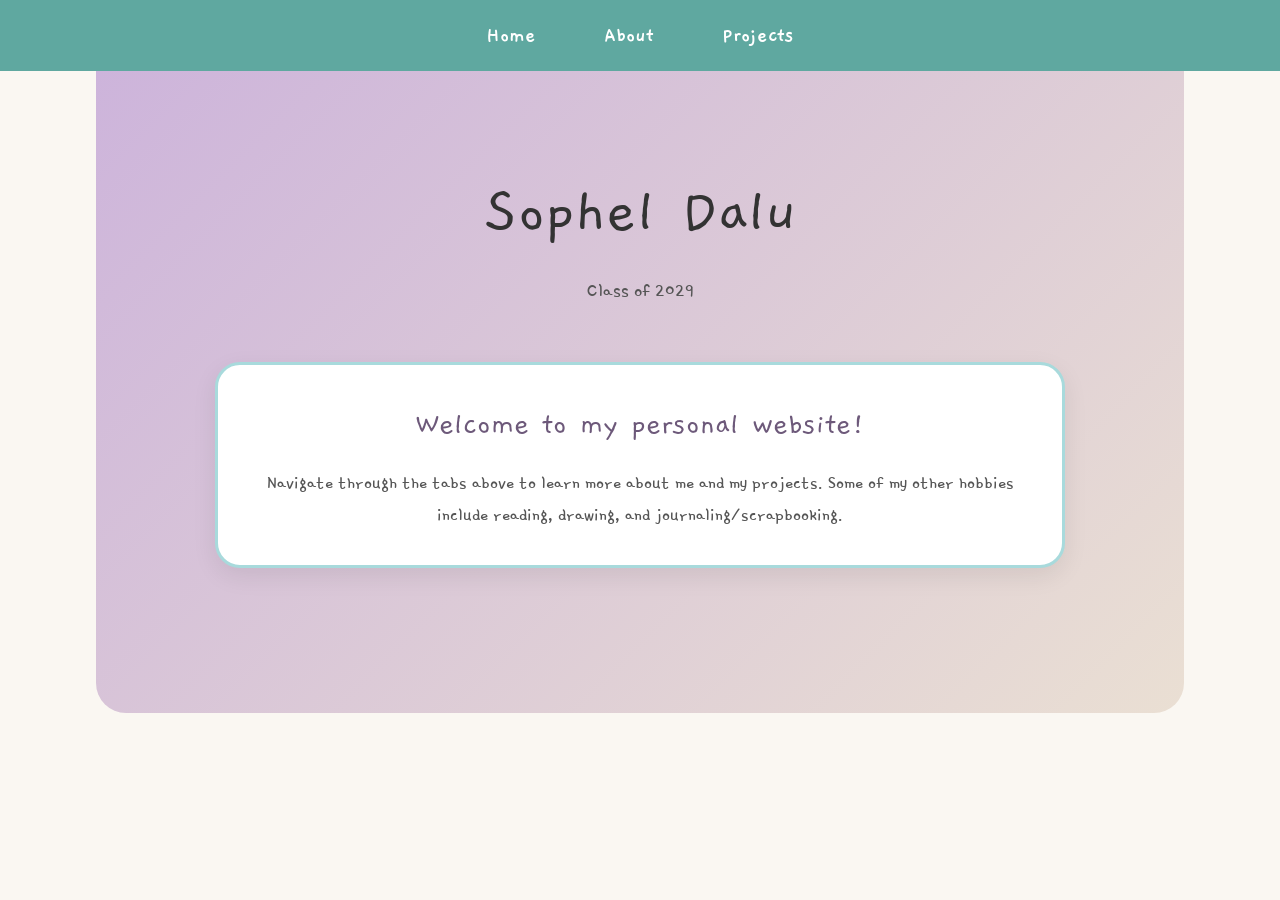
<file: index.html>
<!DOCTYPE html>
<html lang="en">

<head>
    <meta charset="UTF-8">

    <meta
        name="viewport"
        content="width=device-width, initial-scale=1.0"
    >

    <title>Home | Sophel Dalu</title>

    <!-- Google Fonts -->
    <link rel="preconnect" href="https://fonts.googleapis.com">

    <link
        rel="preconnect"
        href="https://fonts.gstatic.com"
        crossorigin
    >

    <link
        href="https://fonts.googleapis.com/css2?family=Gaegu&family=Gamja+Flower&display=swap"
        rel="stylesheet"
    >

    <!-- CSS -->
    <link rel="stylesheet" href="static/style.css">

</head>


<body>

    <!-- Navigation -->
    <nav class="gaegu-regular">

        <ul>

            <li>
                <a href="index.html">Home</a>
            </li>

            <li>
                <a href="about.html">About</a>
            </li>

            <li>
                <a href="projects.html">Projects</a>
            </li>

        </ul>

    </nav>


    <!-- Main Content -->
    <div class="page-content">

        <main>

            <h1 class="gaegu-regular">
                Sophel Dalu
            </h1>

            <p class="gamja-flower-regular">
                Class of 2029
            </p>


            <div class="container">

                <h2 class="gaegu-regular">
                    Welcome to my personal website!
                </h2>

                <p class="gamja-flower-regular">
                    Navigate through the tabs above to learn more about me and my projects.
                    Some of my other hobbies include reading,
                    drawing, and journaling/scrapbooking.
                </p>

            </div>

        </main>

    </div>


</body>

</html>
</file>
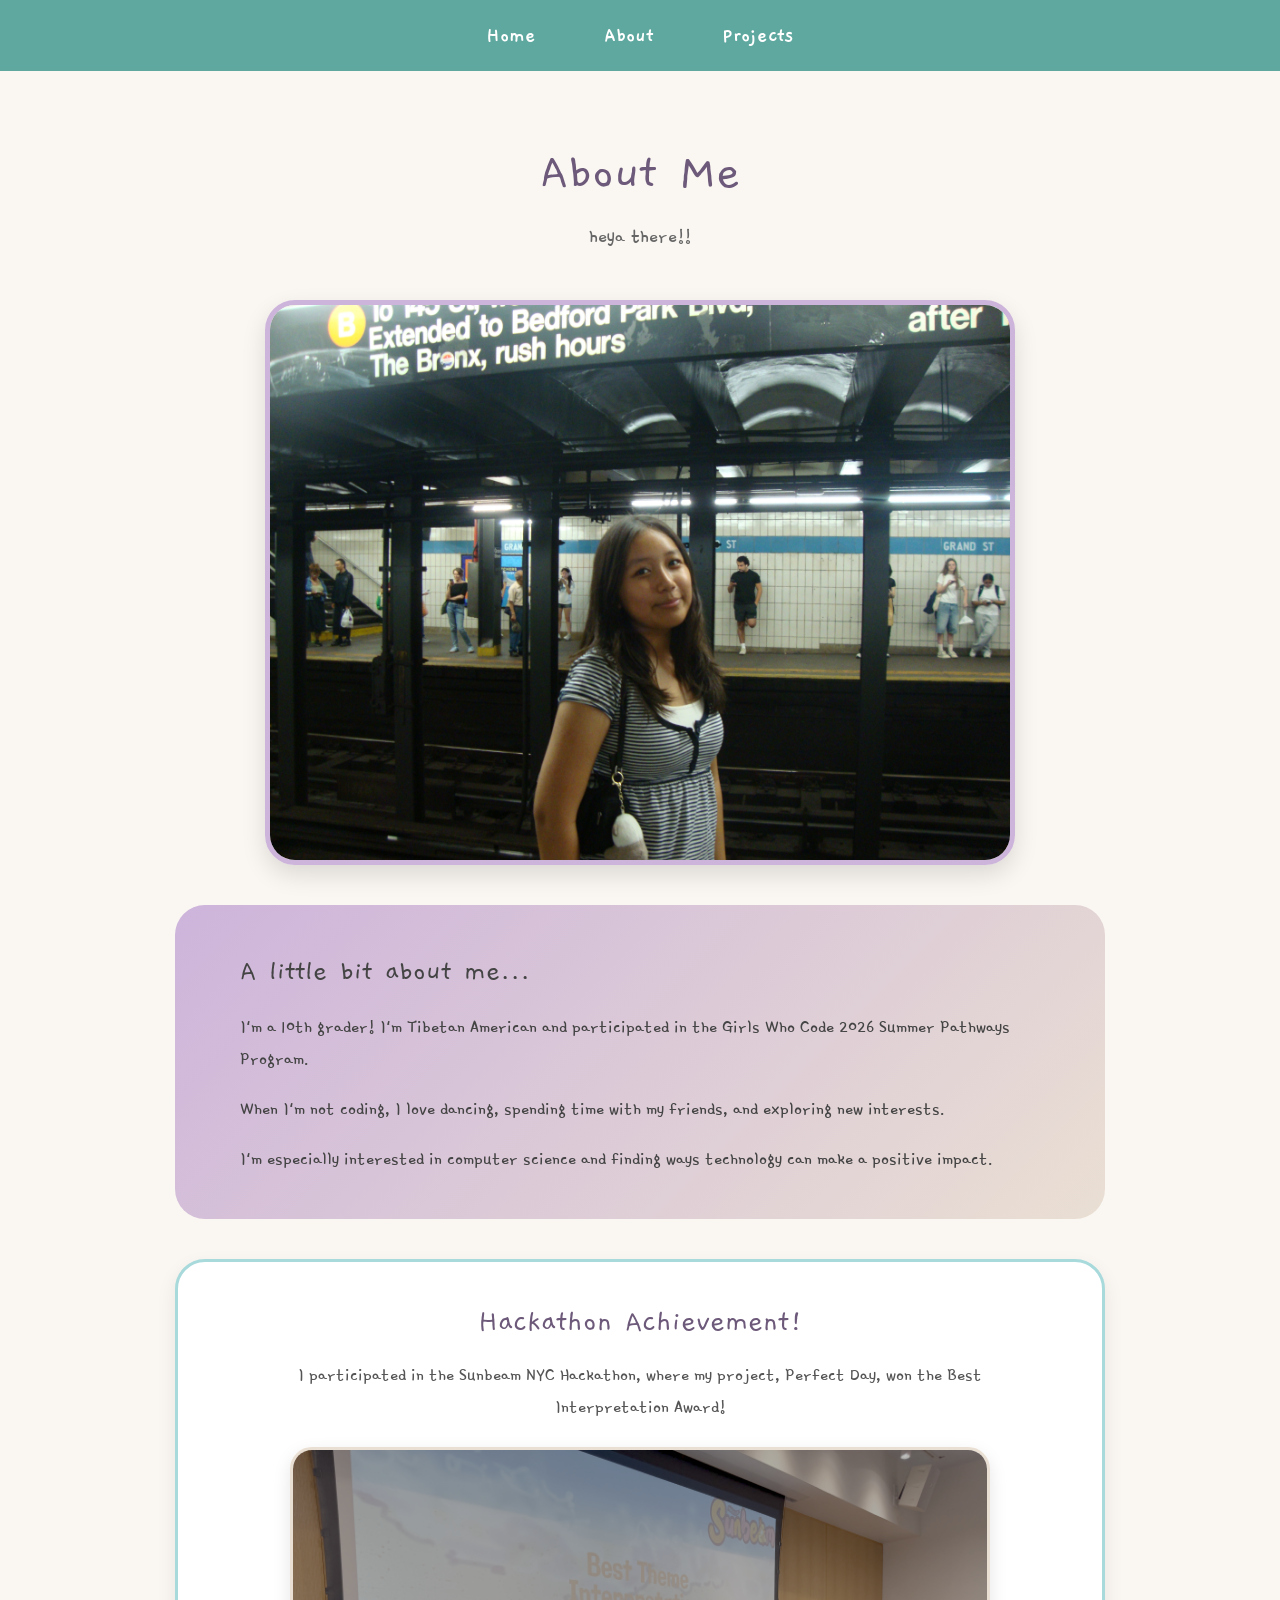
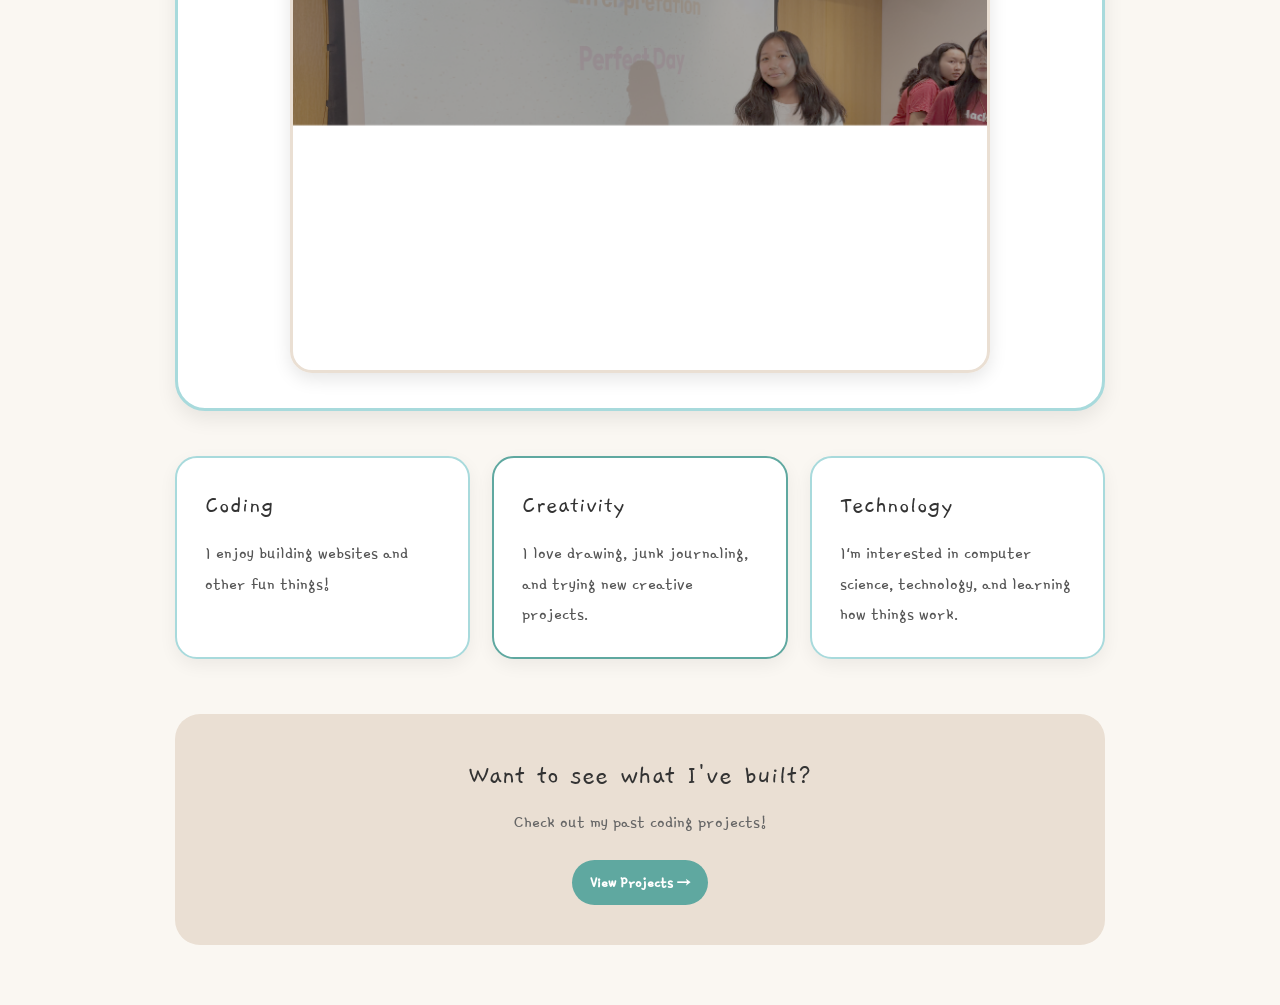
<file: about.html>
<!DOCTYPE html>
<html lang="en">

<head>

    <meta charset="UTF-8">

    <meta
        name="viewport"
        content="width=device-width, initial-scale=1.0"
    >

    <title>About - Sophel Dalu</title>


    <!-- Google Fonts -->
    <link rel="preconnect" href="https://fonts.googleapis.com">

    <link
        rel="preconnect"
        href="https://fonts.gstatic.com"
        crossorigin
    >

    <link
        href="https://fonts.googleapis.com/css2?family=Gaegu&family=Gamja+Flower&display=swap"
        rel="stylesheet"
    >


    <!-- CSS -->
    <link rel="stylesheet" href="static/style.css">

</head>


<body>


    <!-- Navigation -->
    <nav class="gaegu-regular">

        <ul>

            <li>
                <a href="index.html">Home</a>
            </li>

            <li>
                <a href="about.html">About</a>
            </li>

            <li>
                <a href="projects.html">Projects</a>
            </li>

        </ul>

    </nav>



    <div class="page-content">


        <section class="about-page">


            <!-- About Header -->
            <div class="about-header">

                <h1 class="gaegu-regular">
                    About Me
                </h1>

                <p class="gamja-flower-regular">
                    heya there!!
                </p>

            </div>



            <!-- Main Picture -->
            <div class="about-photo-section">

                <img
                    src="static/images/me.png"
                    alt="Photo of Sophel Dalu"
                    class="about-main-photo"
                >

            </div>



            <!-- Main About Card -->
            <div class="about-card">


                <div class="about-text">


                    <h2 class="gaegu-regular">
                        A little bit about me...
                    </h2>


                    <p class="gamja-flower-regular">
                        I'm a 10th grader! I'm Tibetan American
                        and participated in the Girls Who Code
                        2026 Summer Pathways Program.
                    </p>


                    <p class="gamja-flower-regular">
                        When I'm not coding, I love dancing,
                        spending time with my friends, and
                        exploring new interests.
                    </p>


                    <p class="gamja-flower-regular">
                        I'm especially interested in computer
                        science and finding ways technology can
                        make a positive impact.
                    </p>


                </div>


            </div>



            <!-- Hackathon Section -->
            <div class="hackathon-section">


                <div class="hackathon-text">

                    <h2 class="gaegu-regular">
                        Hackathon Achievement!
                    </h2>


                    <p class="gamja-flower-regular">
                        I participated in the Sunbeam NYC Hackathon,
                        where my project, Perfect Day, won the
                        Best Interpretation Award!
                    </p>

                </div>


                <img
                    src="static/images/theme.png"
                    alt="Sunbeam NYC Hackathon award"
                    class="hackathon-photo"
                >


            </div>



            <!-- Interests -->
            <div class="about-sections">


                <div class="about-box">

                    <h3 class="gaegu-regular">
                        Coding
                    </h3>

                    <p class="gamja-flower-regular">
                        I enjoy building websites and other fun things!
                    </p>

                </div>



                <div class="about-box">

                    <h3 class="gaegu-regular">
                        Creativity
                    </h3>

                    <p class="gamja-flower-regular">
                        I love drawing, junk journaling,
                        and trying new creative projects.
                    </p>

                </div>



                <div class="about-box">

                    <h3 class="gaegu-regular">
                        Technology
                    </h3>

                    <p class="gamja-flower-regular">
                        I'm interested in computer science,
                        technology, and learning how things work.
                    </p>

                </div>


            </div>



            <!-- Projects Link -->
            <div class="about-project-link">


                <h2 class="gaegu-regular">
                    Want to see what I've built?
                </h2>


                <p class="gamja-flower-regular">
                    Check out my past coding projects!
                </p>


                <a
                    href="projects.html"
                    class="project-button gamja-flower-regular"
                >
                    View Projects →
                </a>


            </div>


        </section>


    </div>


</body>

</html>
</file>
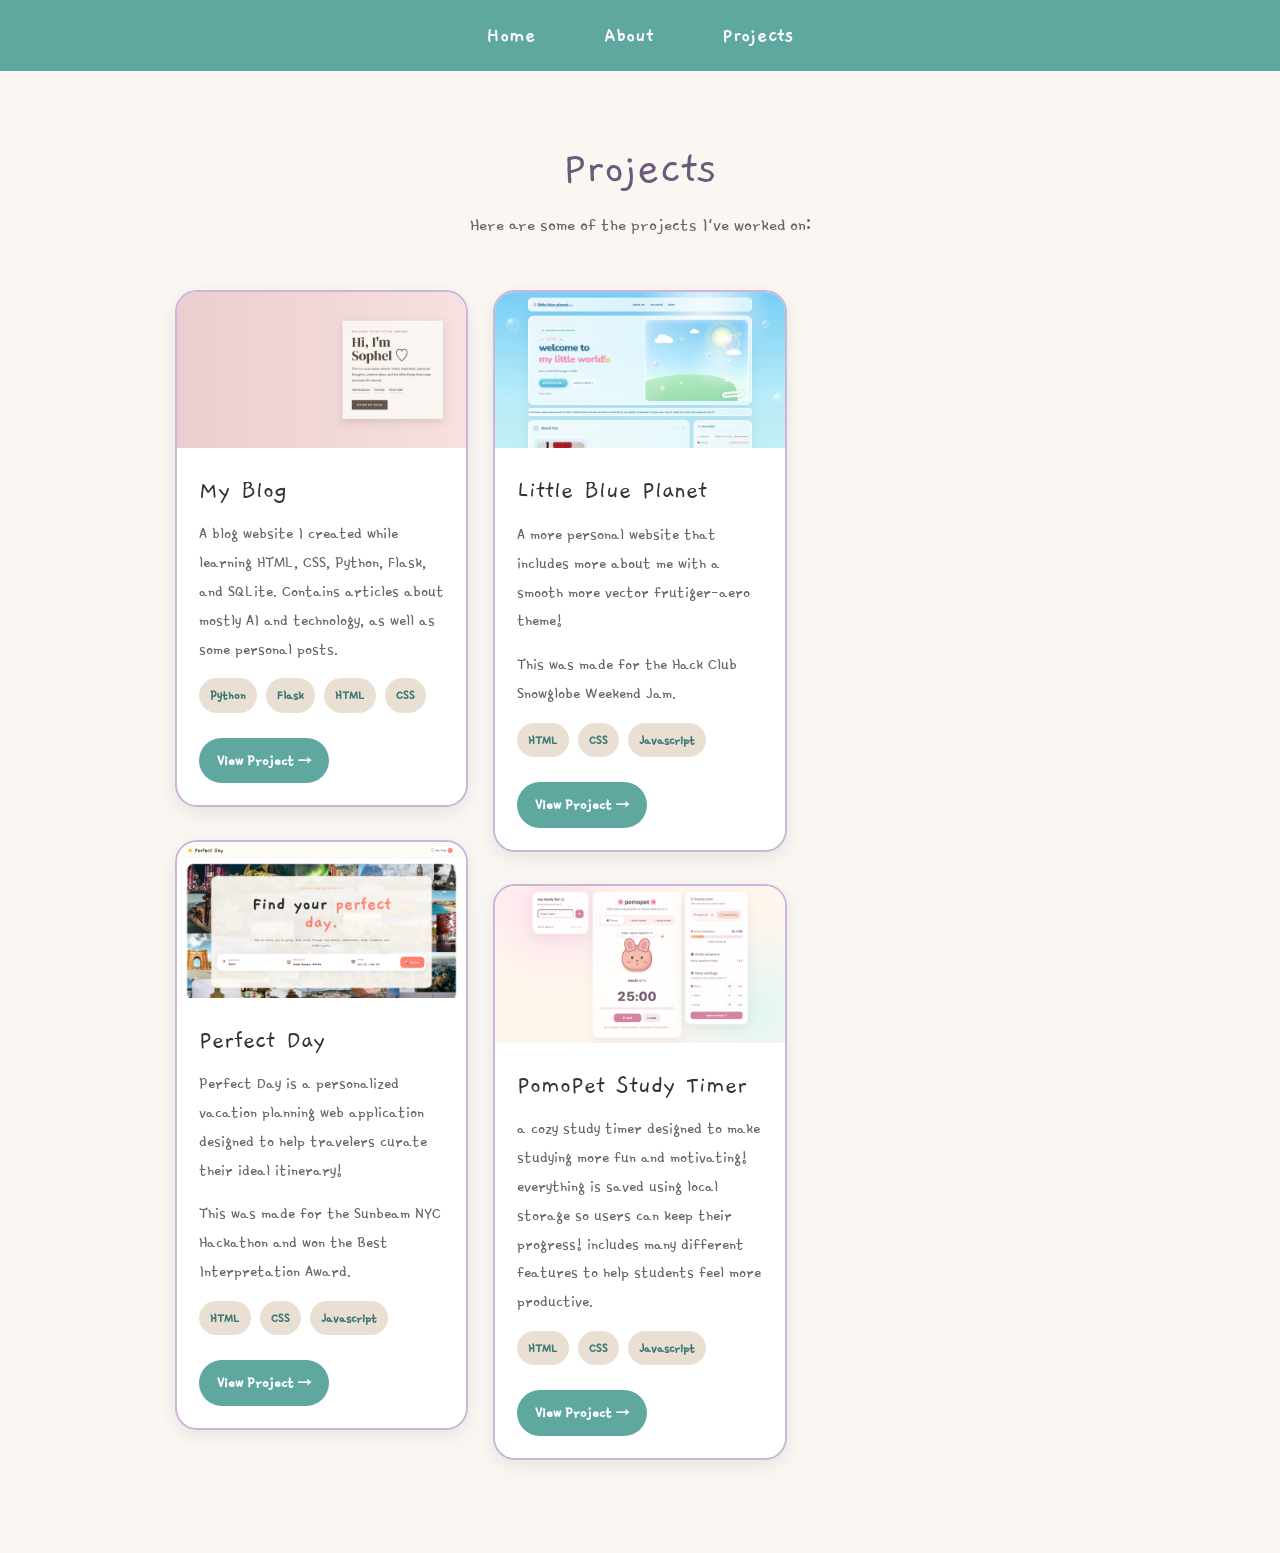
<file: projects.html>
<!DOCTYPE html>
<html lang="en">

<head>

    <meta charset="UTF-8">

    <meta
        name="viewport"
        content="width=device-width, initial-scale=1.0"
    >

    <title>Projects - Sophel Dalu</title>


    <!-- Google Fonts -->
    <link rel="preconnect" href="https://fonts.googleapis.com">

    <link
        rel="preconnect"
        href="https://fonts.gstatic.com"
        crossorigin
    >

    <link
        href="https://fonts.googleapis.com/css2?family=Gaegu&family=Gamja+Flower&display=swap"
        rel="stylesheet"
    >


    <!-- CSS -->
    <link rel="stylesheet" href="static/style.css">

</head>


<body>


    <!-- Navigation -->
    <nav class="gaegu-regular">

        <ul>

            <li>
                <a href="index.html">Home</a>
            </li>

            <li>
                <a href="about.html">About</a>
            </li>

            <li>
                <a href="projects.html">Projects</a>
            </li>

        </ul>

    </nav>



    <div class="page-content">


        <section class="projects-page">


            <!-- Projects Header -->
            <div class="projects-header">

                <h1 class="gaegu-regular">
                    Projects
                </h1>

                <p class="gamja-flower-regular">
                    Here are some of the projects I've worked on:
                </p>

            </div>



            <!-- Projects Grid -->
            <div class="projects-grid">



                <!-- PROJECT 1 -->
                <div class="project-card">


                    <img
                        src="static/images/project1.png"
                        alt="My Blog project"
                    >


                    <div class="project-info">


                        <h3 class="gaegu-regular">
                            My Blog
                        </h3>


                        <p class="gamja-flower-regular">
                            A blog website I created while learning
                            HTML, CSS, Python, Flask, and SQLite. 
                            Contains articles about mostly AI and technology, as well as some personal posts.
                        </p>



                        <div class="project-tags gamja-flower-regular">

                            <span>Python</span>

                            <span>Flask</span>

                            <span>HTML</span>

                            <span>CSS</span>

                        </div>



                        <a
                            href="https://sopheld-flask-b47a353.apps.codewizardshq.com/"
                            class="project-button gamja-flower-regular"
                        >
                            View Project →
                        </a>


                    </div>


                </div>



                <!-- PROJECT 2 -->
                <div class="project-card">


                    <img
                        src="static/images/project2.png"
                        alt="Perfect Day vacation planner"
                    >


                    <div class="project-info">


                        <h3 class="gaegu-regular">
                            Perfect Day
                        </h3>


                        <p class="gamja-flower-regular">
                            Perfect Day is a personalized vacation
                            planning web application designed to help
                            travelers curate their ideal itinerary!
                        </p>


                        <p class="gamja-flower-regular">
                            This was made for the Sunbeam NYC Hackathon
                            and won the Best Interpretation Award.
                        </p>



                        <div class="project-tags gamja-flower-regular">

                            <span>HTML</span>

                            <span>CSS</span>

                            <span>Javascript</span>

                        </div>



                        <a
                            href="https://sopheldalulu.github.io/vacationplanner/"
                            class="project-button gamja-flower-regular"
                            target="_blank"
                            rel="noopener noreferrer"
                        >
                            View Project →
                        </a>


                    </div>


                </div>
<!--new project start here-->
                <div class="project-card">


                    <img
                        src="static/images/project3.png"
                        alt="Little Blue Planet"
                    >


                    <div class="project-info">


                        <h3 class="gaegu-regular">
                            Little Blue Planet
                        </h3>


                        <p class="gamja-flower-regular">
                            A more personal website that includes more about me 
                            with a smooth more vector frutiger-aero theme!
                        </p>


                        <p class="gamja-flower-regular">
                            This was made for the Hack Club Snowglobe Weekend Jam.
                        </p>



                        <div class="project-tags gamja-flower-regular">

                            <span>HTML</span>

                            <span>CSS</span>

                            <span>Javascript</span>

                        </div>



                        <a
                            href="https://sopheldalulu.github.io/cutiepoopy/"
                            class="project-button gamja-flower-regular"
                            target="_blank"
                            rel="noopener noreferrer"
                        >
                            View Project →
                        </a>


                    </div>


                </div>
                <!--project end here-->

                <div class="project-card">


                    <img
                        src="static/images/project4.png"
                        alt="PomoPet Study Time"
                    >


                    <div class="project-info">


                        <h3 class="gaegu-regular">
                            PomoPet Study Timer
                        </h3>


                        <p class="gamja-flower-regular">
                            a cozy study timer designed to make studying more fun and motivating! everything is saved using local storage so users can keep their 
                            progress! includes many different features to help students feel more productive.
                        </p>

                        <div class="project-tags gamja-flower-regular">

                            <span>HTML</span>

                            <span>CSS</span>

                            <span>Javascript</span>

                        </div>



                        <a
                            href="https://sopheldalulu.github.io/pomodororo/"
                            class="project-button gamja-flower-regular"
                            target="_blank"
                            rel="noopener noreferrer"
                        >
                            View Project →
                        </a>


                    </div>


                </div>
                <!--project end here-->


            </div>


        </section>


    </div>


</body>

</html>
</file>
<file: static/style.css>
/* =========================
   RESET
========================= */

* {
    margin: 0;
    padding: 0;
    box-sizing: border-box;
}


body {
    font-family: Arial, Helvetica, sans-serif;

    background-color: #FAF7F2;

    color: #333333;

    line-height: 1.6;
}



/* =========================
   FONTS
========================= */

.gaegu-regular {
    font-family: "Gaegu", sans-serif;

    font-weight: 400;

    font-style: normal;
}


.gamja-flower-regular {
    font-family: "Gamja Flower", sans-serif;

    font-weight: 400;

    font-style: normal;
}



/* =========================
   COLOR PALETTE
========================= */

/*

Teal:        #5FA8A0
Purple:      #CDB4DB
Light Teal:  #A8DADC
Beige:       #EADFD3
Cream:       #FAF7F2
Dark Text:   #333333

*/



/* =========================
   PAGE CONTENT
========================= */

.page-content {
    width: 85%;

    max-width: 1150px;

    margin-left: auto;

    margin-right: auto;
}



/* =========================
   NAVIGATION
========================= */

nav {
    background-color: #5FA8A0;

    padding: 18px 40px;
}


nav ul {
    list-style: none;

    display: flex;

    justify-content: center;

    align-items: center;

    gap: 40px;
}


nav a {
    color: white;

    text-decoration: none;

    font-size: 22px;

    font-weight: bold;

    padding: 8px 14px;

    border-radius: 20px;

    transition:
        background-color 0.3s ease,
        color 0.3s ease,
        transform 0.3s ease;
}


nav a:hover {
    background-color: #A8DADC;

    color: #333333;
}



/* =========================
   HOME PAGE
========================= */

main {
    text-align: center;

    padding: 90px 40px;

    background: linear-gradient(
        135deg,
        #CDB4DB,
        #EADFD3
    );

    border-radius: 0 0 30px 30px;
}


main h1 {
    font-size: 64px;

    color: #333333;

    margin-bottom: 10px;
}


main > p {
    font-size: 21px;

    color: #555555;

    font-weight: 500;
}



/* =========================
   HOME ABOUT BOX
========================= */

.container {
    max-width: 850px;

    margin: 55px auto;

    padding: 35px;

    background-color: white;

    border-radius: 25px;

    border: 3px solid #A8DADC;

    box-shadow:
        0 8px 25px rgba(0, 0, 0, 0.08);
}


.container h2 {
    font-size: 32px;

    color: #6D597A;

    margin-bottom: 15px;
}


.container p {
    font-size: 20px;

    color: #555555;

    margin-bottom: 15px;
}


.container p:last-child {
    margin-bottom: 0;
}



/* =========================
   GENERAL HEADINGS
========================= */

h1,
h2,
h3 {
    font-weight: 700;
}



/* =========================
   GENERAL LINKS
========================= */

a {
    transition: all 0.3s ease;
}



/* =========================
   TEXT SELECTION
========================= */

::selection {
    background-color: #A8DADC;

    color: #333333;
}



/* =========================
   ABOUT PAGE
========================= */

.about-page {
    width: 90%;

    max-width: 1100px;

    margin: 0 auto;

    padding: 60px 25px;
}



/* =========================
   ABOUT HEADER
========================= */

.about-header {
    text-align: center;

    margin-bottom: 45px;
}


.about-header h1 {
    font-size: 52px;

    color: #6D597A;

    margin-bottom: 5px;
}


.about-header p {
    font-size: 22px;

    color: #666666;
}



/* =========================
   ABOUT MAIN CARD
========================= */

.about-card {
    background: linear-gradient(
        135deg,
        #CDB4DB,
        #EADFD3
    );

    border-radius: 30px;

    padding: 45px;

    margin-bottom: 40px;
}


.about-text {
    max-width: 800px;

    margin: 0 auto;
}


.about-text h2 {
    font-size: 30px;

    line-height: 1.4;

    margin-bottom: 18px;

    color: #444444;
}


.about-text p {
    font-size: 20px;

    margin-bottom: 18px;

    color: #444444;
}


.about-text p:last-child {
    margin-bottom: 0;
}



/* =========================
   ABOUT BOXES
========================= */

.about-sections {
    display: grid;

    grid-template-columns:
        repeat(3, 1fr);

    gap: 22px;

    margin-bottom: 55px;
}


.about-box {
    background-color: white;

    border-radius: 22px;

    padding: 28px;

    border: 2px solid #A8DADC;

    box-shadow:
        0 6px 18px rgba(0, 0, 0, 0.06);

    transition:
        transform 0.3s ease,
        box-shadow 0.3s ease;
}


.about-box:nth-child(even) {
    border-color: #5FA8A0;
}


.about-box:hover {
    transform: translateY(-6px);

    box-shadow:
        0 12px 28px rgba(0, 0, 0, 0.10);
}


.about-box h3 {
    font-size: 25px;

    margin-bottom: 12px;
}


.about-box p {
    font-size: 19px;

    color: #555555;
}



/* =========================
   ABOUT PROJECT LINK
========================= */

.about-project-link {
    text-align: center;

    background-color: #EADFD3;

    border-radius: 25px;

    padding: 40px 25px;
}


.about-project-link h2 {
    font-size: 28px;

    margin-bottom: 8px;
}


.about-project-link p {
    color: #666666;

    margin-bottom: 22px;

    font-size: 19px;
}



/* =========================
   PROJECTS PAGE
========================= */

.projects-page {
    width: 90%;

    max-width: 1100px;

    margin: 0 auto;

    padding: 60px 25px;
}



/* =========================
   PROJECTS HEADER
========================= */

.projects-header {
    text-align: center;

    margin-bottom: 50px;
}


.projects-header h1 {
    font-size: 48px;

    color: #6D597A;
}


.projects-header p {
    font-size: 20px;

    color: #666666;
}



/* =========================
   PROJECT GRID
========================= */

.projects-grid {
    columns: 3;

    column-gap: 25px;
}



/* =========================
   PROJECT CARD
========================= */

.project-card {
    display: inline-block;

    width: 100%;

    margin-bottom: 25px;

    background-color: white;

    border-radius: 22px;

    overflow: hidden;

    break-inside: avoid;

    border: 2px solid #CDB4DB;

    box-shadow:
        0 6px 18px rgba(0, 0, 0, 0.08);

    transition:
        transform 0.3s ease,
        box-shadow 0.3s ease,
        border-color 0.3s ease;
}


.project-card:hover {
    transform: translateY(-7px);

    box-shadow:
        0 14px 30px rgba(0, 0, 0, 0.13);

    border-color: #A8DADC;
}



/* =========================
   PROJECT IMAGES
========================= */

.project-card img {
    width: 100%;

    display: block;

    object-fit: cover;
}



/* =========================
   PROJECT INFO
========================= */

.project-info {
    padding: 22px;
}


.project-info h3 {
    font-size: 26px;

    color: #333333;

    margin-bottom: 8px;
}


.project-info p {
    font-size: 18px;

    color: #666666;

    margin-bottom: 15px;
}



/* =========================
   PROJECT TAGS
========================= */

.project-tags {
    margin-top: 12px;

    margin-bottom: 18px;
}


.project-tags span {
    display: inline-block;

    background-color: #EADFD3;

    color: #3D7A73;

    font-size: 14px;

    font-weight: bold;

    padding: 6px 11px;

    border-radius: 20px;

    margin-right: 5px;

    margin-bottom: 7px;
}



/* =========================
   PROJECT BUTTONS
========================= */

.project-button {
    display: inline-block;

    text-decoration: none;

    background-color: #5FA8A0;

    color: white;

    font-weight: bold;

    padding: 10px 18px;

    border-radius: 25px;

    transition:
        background-color 0.3s ease,
        color 0.3s ease,
        transform 0.3s ease;
}


.project-button:hover {
    background-color: #A8DADC;

    color: #333333;

    transform: translateX(3px);
}



/* =========================
   TABLET
========================= */

@media (max-width: 900px) {

    .projects-grid {
        columns: 2;
    }


    .about-sections {
        grid-template-columns:
            repeat(2, 1fr);
    }


    main h1 {
        font-size: 50px;
    }

}



/* =========================
   MOBILE
========================= */

@media (max-width: 600px) {


    .page-content {
        width: 95%;
    }


    nav {
        padding: 15px;
    }


    nav ul {
        gap: 8px;
    }


    nav a {
        font-size: 17px;

        padding: 7px 10px;
    }


    main {
        padding: 65px 15px;
    }


    main h1 {
        font-size: 40px;
    }


    main > p {
        font-size: 18px;
    }


    .container {
        margin: 30px auto;

        padding: 25px;
    }


    .projects-page {
        padding: 40px 10px;
    }


    .projects-header h1 {
        font-size: 38px;
    }


    .projects-grid {
        columns: 1;
    }

}



/* =========================
   ABOUT MOBILE
========================= */

@media (max-width: 750px) {


    .about-page {
        padding: 40px 10px;
    }


    .about-header h1 {
        font-size: 40px;
    }


    .about-card {
        padding: 30px 24px;
    }


    .about-sections {
        grid-template-columns: 1fr;
    }


    .about-project-link {
        padding: 30px 20px;
    }

}

@media (max-width: 600px) {

     .about-main-photo {
        max-width: 100%;
        border-radius: 22px;
    }


    .hackathon-section {
        padding: 25px 18px;
    }


    .hackathon-text h2 {
        font-size: 27px;
    }


    .hackathon-text p {
        font-size: 18px;
    }

}

/* =========================
   HACKATHON SECTION
========================= */

.hackathon-section {
    background-color: white;

    border: 3px solid #A8DADC;

    border-radius: 30px;

    padding: 35px;

    margin-bottom: 45px;

    text-align: center;

    box-shadow:
        0 8px 20px rgba(0, 0, 0, 0.08);
}


.hackathon-text {
    max-width: 750px;

    margin: 0 auto 25px auto;
}


.hackathon-text h2 {
    font-size: 32px;

    color: #6D597A;

    margin-bottom: 10px;
}


.hackathon-text p {
    font-size: 20px;

    color: #555555;
}


.hackathon-photo {
    width: 100%;

    max-width: 700px;

    height: auto;

    display: block;

    margin: 0 auto;

    border-radius: 22px;

    border: 3px solid #EADFD3;

    box-shadow:
        0 6px 18px rgba(0, 0, 0, 0.10);

    transition:
        transform 0.3s ease;
}


.hackathon-photo:hover {
    transform: scale(1.02);
}

/* =========================
   ABOUT MAIN PHOTO
========================= */

.about-photo-section {
    display: flex;
    justify-content: center;
    margin-bottom: 40px;
}


.about-main-photo {
    width: 100%;
    max-width: 750px;

    height: auto;

    display: block;

    object-fit: cover;

    border-radius: 30px;

    border: 5px solid #CDB4DB;

    box-shadow:
        0 10px 25px rgba(0, 0, 0, 0.12);

    transition:
        transform 0.3s ease,
        box-shadow 0.3s ease;
}


.about-main-photo:hover {
    transform: rotate(-1deg) scale(1.02);

    box-shadow:
        0 15px 35px rgba(0, 0, 0, 0.16);
}
</file>
